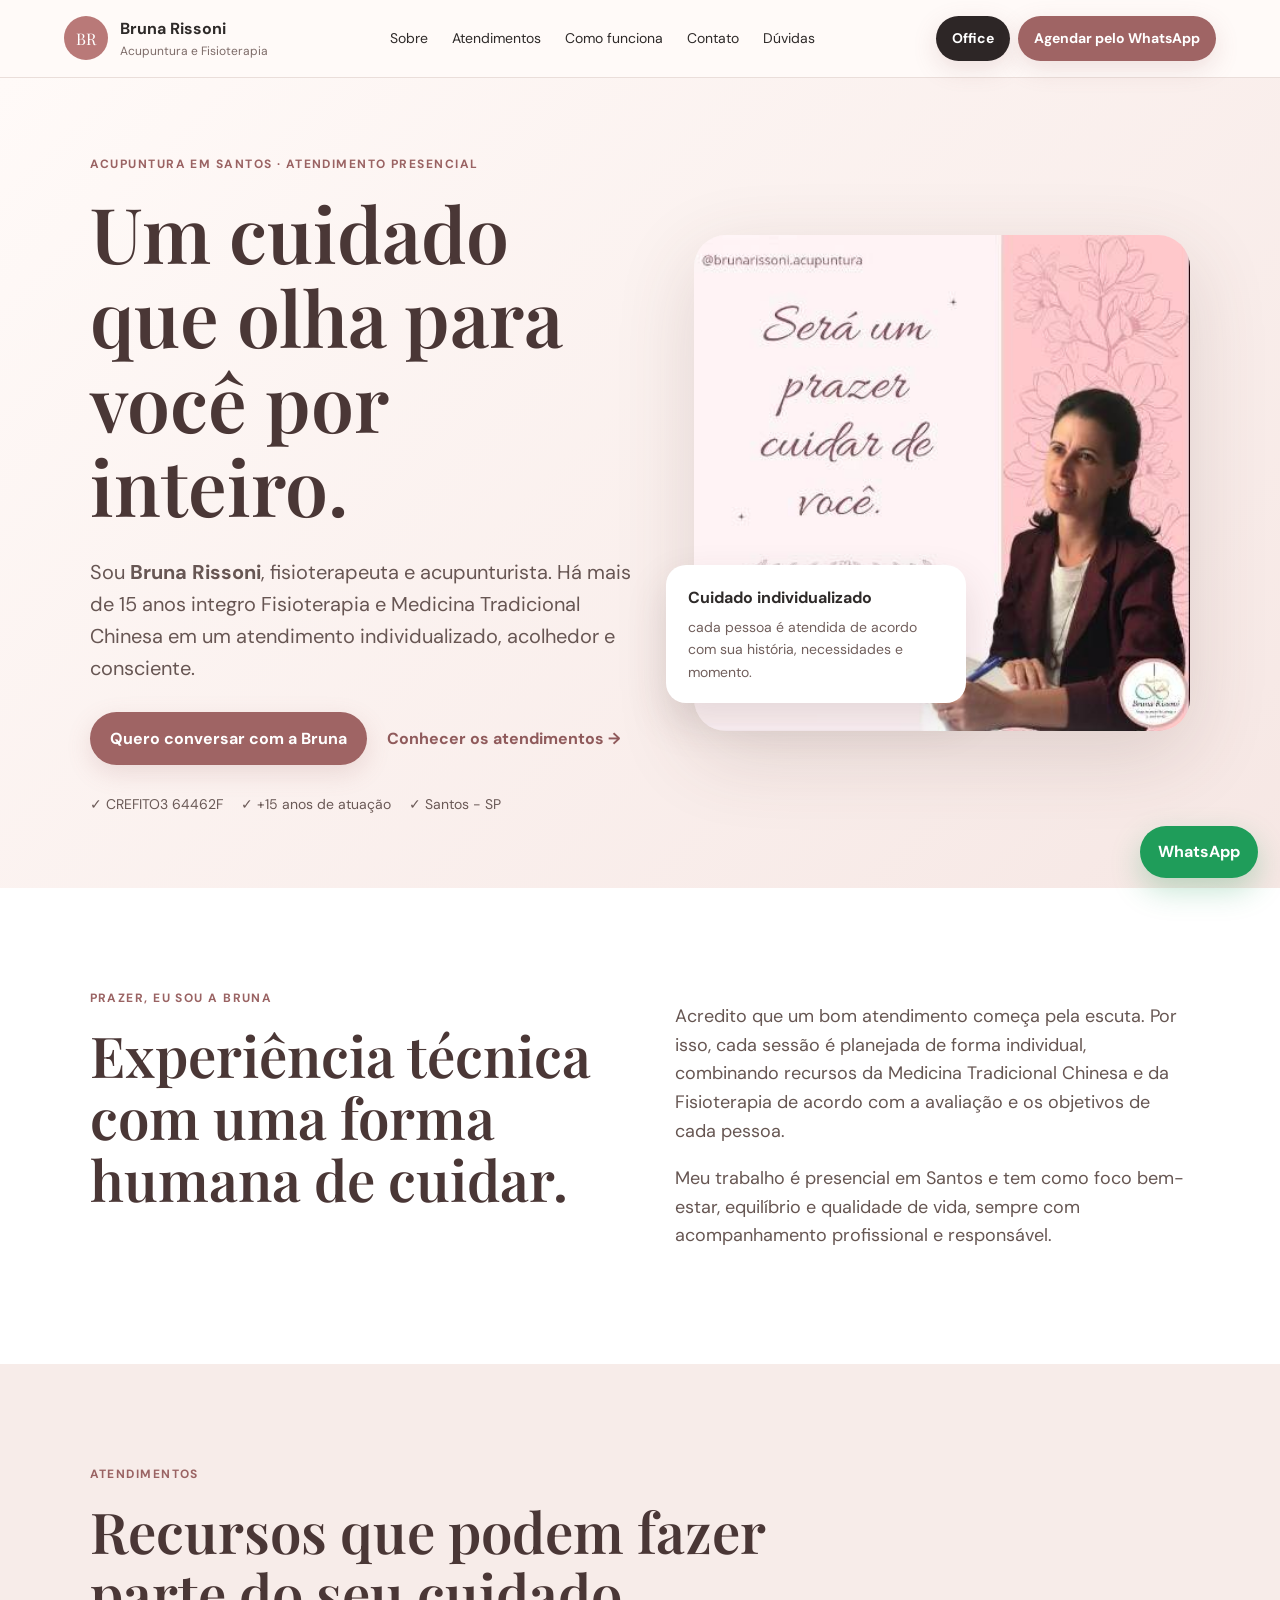
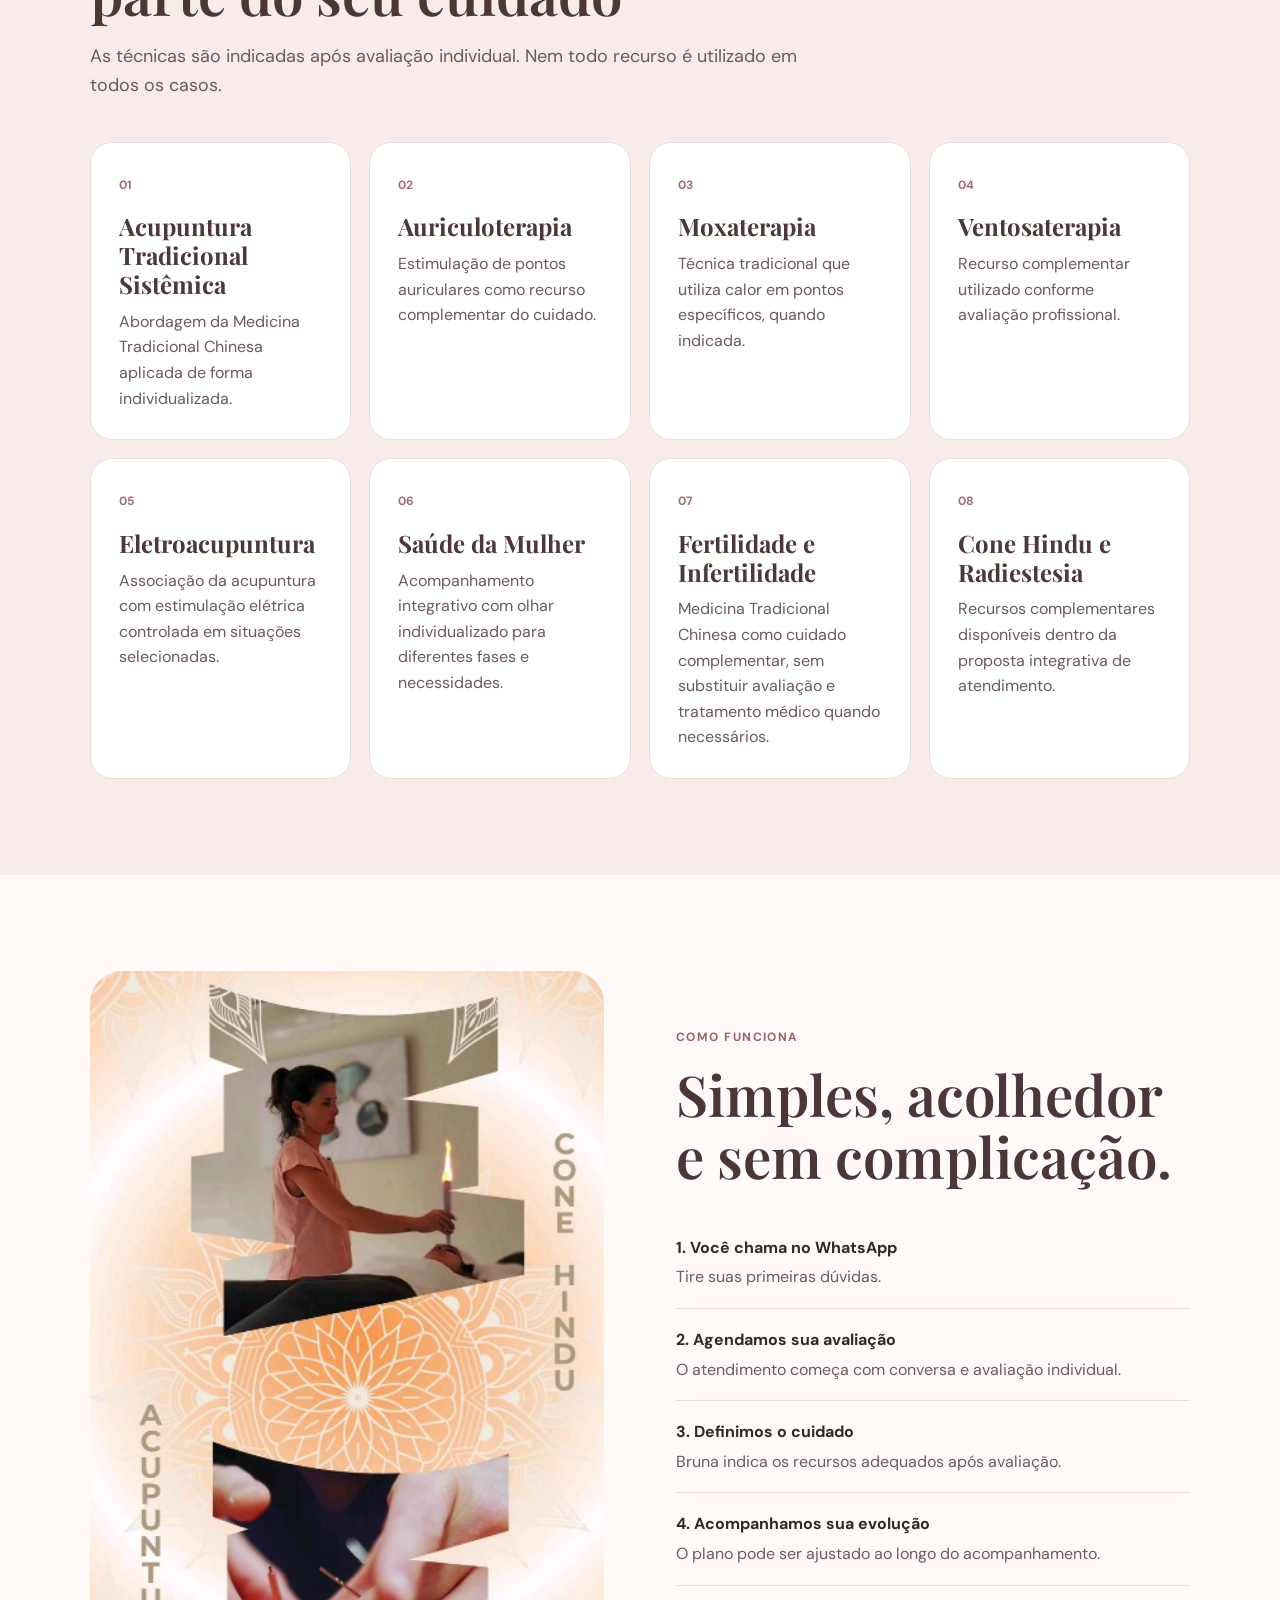
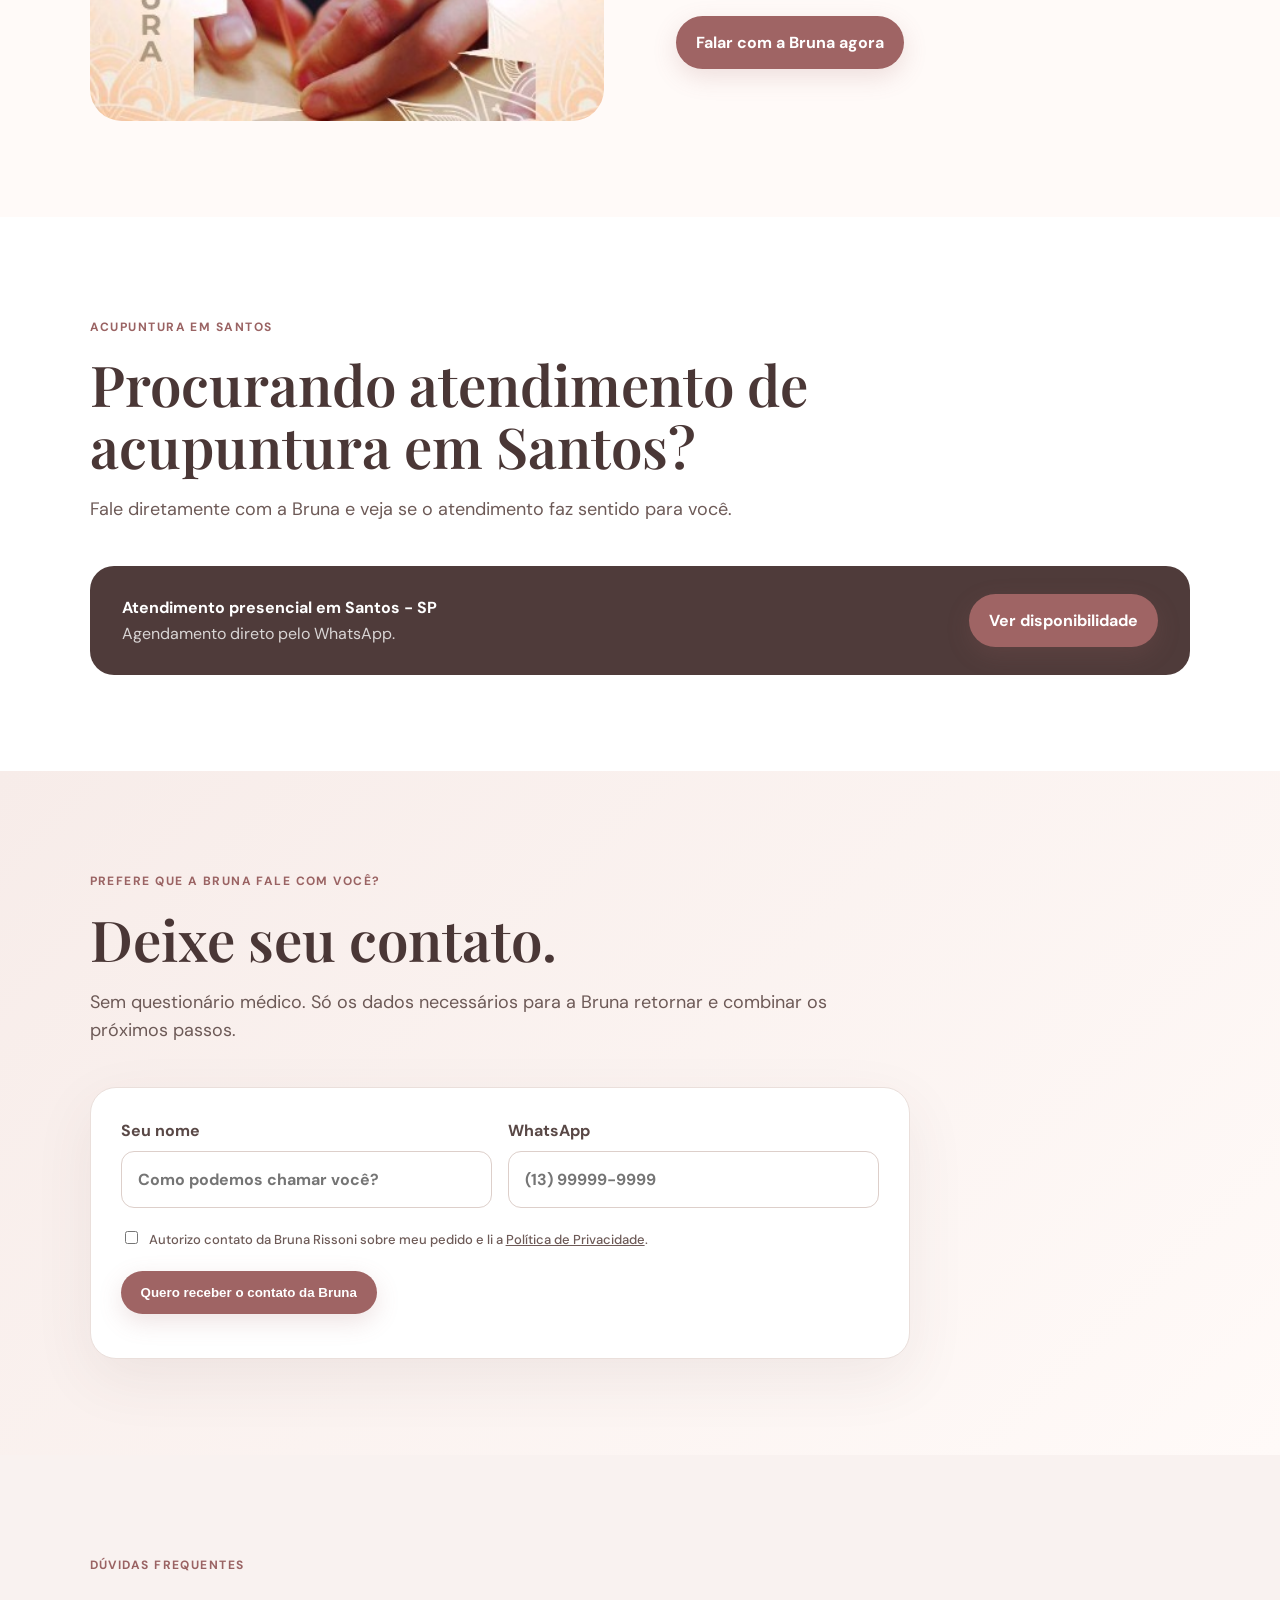
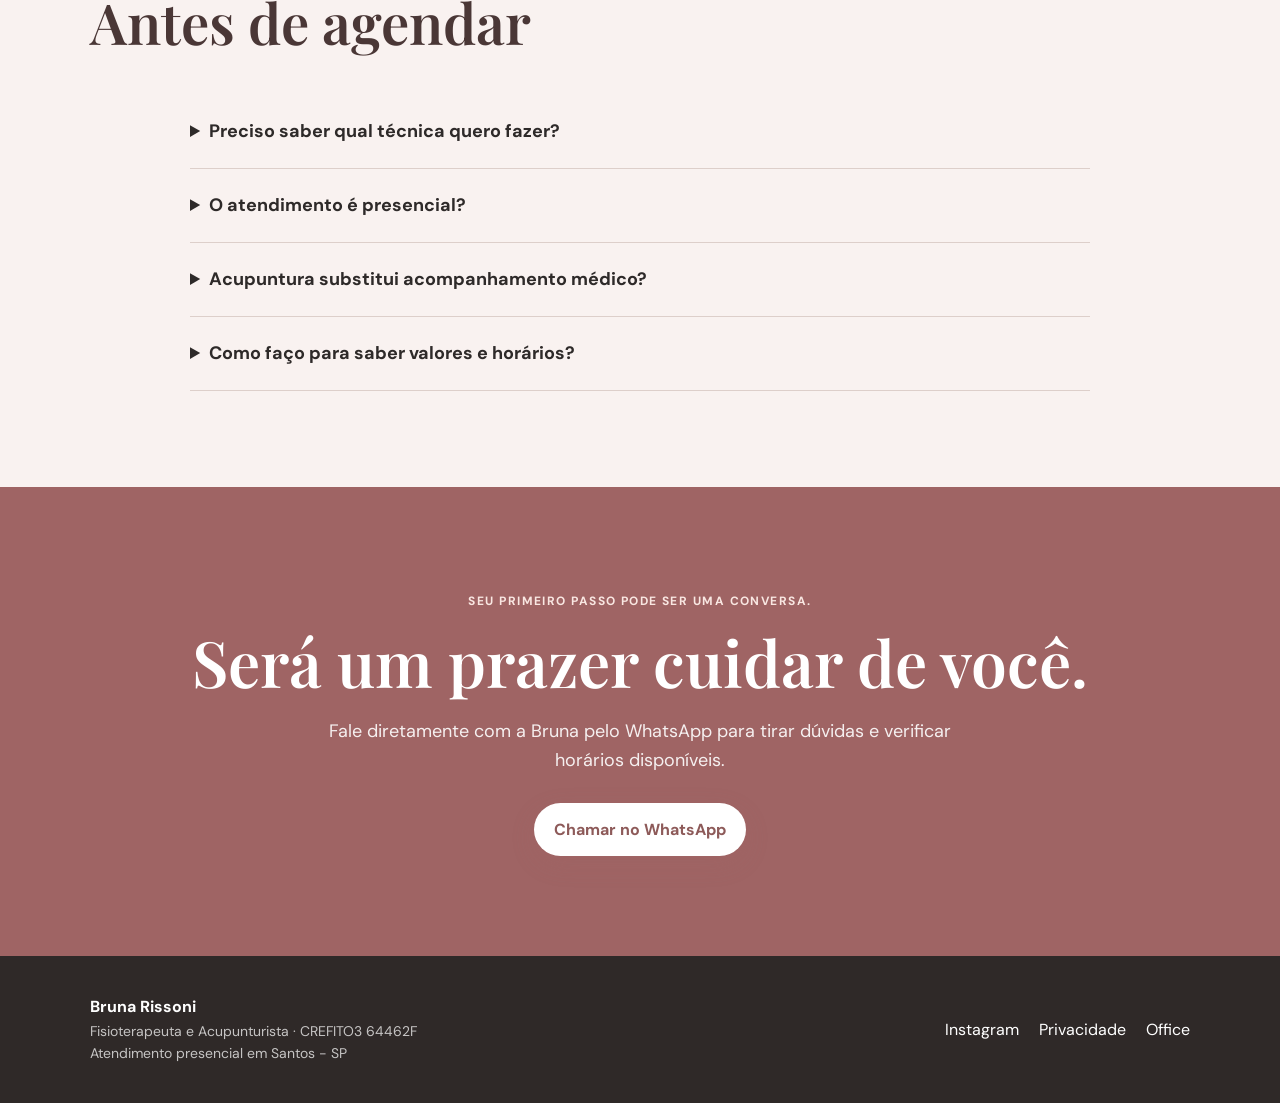
<file: index.html>
<!doctype html>
<html lang="pt-BR"><head><meta charset="utf-8"><meta name="viewport" content="width=device-width,initial-scale=1"><title>Bruna Rissoni | Acupuntura em Santos</title><meta name="description" content="Acupuntura em Santos com Bruna Rissoni, fisioterapeuta e acupunturista CREFITO3 64462F. Atendimento humanizado e integrativo há mais de 15 anos."><meta name="theme-color" content="#f7ece9"><link rel="canonical" href="https://brunarissoniacupuntura.netlify.app/"><meta property="og:url" content="https://brunarissoniacupuntura.netlify.app/"><meta property="og:title" content="Bruna Rissoni | Acupuntura em Santos"><meta property="og:description" content="Cuidado integrativo, individualizado e acolhedor em Santos-SP."><meta property="og:type" content="website"><link rel="preconnect" href="https://fonts.googleapis.com"><link rel="preconnect" href="https://fonts.gstatic.com" crossorigin><link href="https://fonts.googleapis.com/css2?family=DM+Sans:wght@400;500;600;700&family=Playfair+Display:wght@500;600&display=swap" rel="stylesheet"><link rel="stylesheet" href="/styles.css"><script type="application/ld+json">{"@context":"https://schema.org","@type":"ProfessionalService","name":"Bruna Rissoni - Acupuntura em Santos","description":"Atendimento presencial de acupuntura e Medicina Tradicional Chinesa em Santos, SP.","url":"https://brunarissoniacupuntura.netlify.app/","areaServed":{"@type":"City","name":"Santos"},"sameAs":["https://www.instagram.com/brunarissoni.acupuntura/"]}</script>
</head><body>
<header class="topbar"><a class="brand" href="#inicio"><span class="brand-mark">BR</span><span><strong>Bruna Rissoni</strong><small>Acupuntura e Fisioterapia</small></span></a><nav><a href="#sobre">Sobre</a><a href="#atendimentos">Atendimentos</a><a href="#como-funciona">Como funciona</a><a href="#contato">Contato</a><a href="#faq">Dúvidas</a></nav><div style="display:flex;gap:8px;align-items:center"><a class="btn btn-small" href="/office.html" style="background:#2d2626">Office</a><a class="btn btn-small" data-wa="header" href="https://wa.me/5513991493674?text=Oi%20Bruna!%20Vi%20seu%20site%20e%20gostaria%20de%20saber%20mais%20sobre%20o%20atendimento." target="_blank" rel="noopener">Agendar pelo WhatsApp</a></div></header>
<main><section class="hero" id="inicio"><div class="hero-copy"><span class="eyebrow">Acupuntura em Santos · atendimento presencial</span><h1>Um cuidado que olha para você por inteiro.</h1><p class="lead">Sou <strong>Bruna Rissoni</strong>, fisioterapeuta e acupunturista. Há mais de 15 anos integro Fisioterapia e Medicina Tradicional Chinesa em um atendimento individualizado, acolhedor e consciente.</p><div class="hero-actions"><a class="btn" data-wa="hero" href="https://wa.me/5513991493674?text=Oi%20Bruna!%20Vi%20seu%20site%20e%20quero%20agendar%20uma%20avalia%C3%A7%C3%A3o." target="_blank" rel="noopener">Quero conversar com a Bruna</a><a class="text-link" href="#atendimentos">Conhecer os atendimentos →</a></div><div class="trust-row"><span>✓ CREFITO3 64462F</span><span>✓ +15 anos de atuação</span><span>✓ Santos - SP</span></div></div><div class="hero-media"><img src="/assets/profile-web.jpg" alt="Bruna Rissoni, fisioterapeuta e acupunturista em Santos"><div class="media-card"><strong>Cuidado individualizado</strong><span>cada pessoa é atendida de acordo com sua história, necessidades e momento.</span></div></div></section>
<section class="section intro" id="sobre"><div><span class="eyebrow">Prazer, eu sou a Bruna</span><h2>Experiência técnica com uma forma humana de cuidar.</h2></div><div class="intro-copy"><p>Acredito que um bom atendimento começa pela escuta. Por isso, cada sessão é planejada de forma individual, combinando recursos da Medicina Tradicional Chinesa e da Fisioterapia de acordo com a avaliação e os objetivos de cada pessoa.</p><p>Meu trabalho é presencial em Santos e tem como foco bem-estar, equilíbrio e qualidade de vida, sempre com acompanhamento profissional e responsável.</p></div></section>
<section class="section services" id="atendimentos"><div class="section-head"><span class="eyebrow">Atendimentos</span><h2>Recursos que podem fazer parte do seu cuidado</h2><p>As técnicas são indicadas após avaliação individual. Nem todo recurso é utilizado em todos os casos.</p></div><div class="grid cards"><article><span>01</span><h3>Acupuntura Tradicional Sistêmica</h3><p>Abordagem da Medicina Tradicional Chinesa aplicada de forma individualizada.</p></article><article><span>02</span><h3>Auriculoterapia</h3><p>Estimulação de pontos auriculares como recurso complementar do cuidado.</p></article><article><span>03</span><h3>Moxaterapia</h3><p>Técnica tradicional que utiliza calor em pontos específicos, quando indicada.</p></article><article><span>04</span><h3>Ventosaterapia</h3><p>Recurso complementar utilizado conforme avaliação profissional.</p></article><article><span>05</span><h3>Eletroacupuntura</h3><p>Associação da acupuntura com estimulação elétrica controlada em situações selecionadas.</p></article><article><span>06</span><h3>Saúde da Mulher</h3><p>Acompanhamento integrativo com olhar individualizado para diferentes fases e necessidades.</p></article><article><span>07</span><h3>Fertilidade e Infertilidade</h3><p>Medicina Tradicional Chinesa como cuidado complementar, sem substituir avaliação e tratamento médico quando necessários.</p></article><article><span>08</span><h3>Cone Hindu e Radiestesia</h3><p>Recursos complementares disponíveis dentro da proposta integrativa de atendimento.</p></article></div></section>
<section class="section split" id="como-funciona"><div class="photo-panel"><img src="/assets/care-web.jpg" alt="Bruna Rissoni em atendimento"></div><div class="steps"><span class="eyebrow">Como funciona</span><h2>Simples, acolhedor e sem complicação.</h2><ol><li><strong>1. Você chama no WhatsApp</strong><span>Tire suas primeiras dúvidas.</span></li><li><strong>2. Agendamos sua avaliação</strong><span>O atendimento começa com conversa e avaliação individual.</span></li><li><strong>3. Definimos o cuidado</strong><span>Bruna indica os recursos adequados após avaliação.</span></li><li><strong>4. Acompanhamos sua evolução</strong><span>O plano pode ser ajustado ao longo do acompanhamento.</span></li></ol><a class="btn" data-wa="how" href="https://wa.me/5513991493674?text=Oi%20Bruna!%20Gostaria%20de%20entender%20como%20funciona%20a%20avalia%C3%A7%C3%A3o." target="_blank" rel="noopener">Falar com a Bruna agora</a></div></section>
<section class="section ad-intent"><div class="section-head"><span class="eyebrow">Acupuntura em Santos</span><h2>Procurando atendimento de acupuntura em Santos?</h2><p>Fale diretamente com a Bruna e veja se o atendimento faz sentido para você.</p></div><div class="intent-box"><div><strong>Atendimento presencial em Santos - SP</strong><span>Agendamento direto pelo WhatsApp.</span></div><a class="btn" data-wa="intent" href="https://wa.me/5513991493674?text=Oi%20Bruna!%20Encontrei%20voc%C3%AA%20pesquisando%20por%20acupuntura%20em%20Santos." target="_blank" rel="noopener">Ver disponibilidade</a></div></section>
<section class="section lead-capture" id="contato"><div class="section-head"><span class="eyebrow">Prefere que a Bruna fale com você?</span><h2>Deixe seu contato.</h2><p>Sem questionário médico. Só os dados necessários para a Bruna retornar e combinar os próximos passos.</p></div><form name="lead-bruna" method="POST" data-netlify="true" netlify-honeypot="bot-field" id="leadForm" class="lead-form"><input type="hidden" name="form-name" value="lead-bruna"><p class="hidden"><label>Não preencha: <input name="bot-field"></label></p><div class="form-grid"><label>Seu nome<input name="nome" autocomplete="name" required placeholder="Como podemos chamar você?"></label><label>WhatsApp<input name="whatsapp" autocomplete="tel" inputmode="tel" required placeholder="(13) 99999-9999"></label></div><label class="consent"><input type="checkbox" name="consentimento_contato" value="sim" required> Autorizo contato da Bruna Rissoni sobre meu pedido e li a <a href="/privacidade.html" target="_blank">Política de Privacidade</a>.</label><input type="hidden" name="utm_source"><input type="hidden" name="utm_medium"><input type="hidden" name="utm_campaign"><input type="hidden" name="utm_term"><input type="hidden" name="utm_content"><input type="hidden" name="lead_id" value="">
            <input type="hidden" name="gclid"><button class="btn" type="submit">Quero receber o contato da Bruna</button><div id="formStatus" class="form-status" role="status" aria-live="polite"></div></form></section>
<section class="section faq" id="faq"><div class="section-head"><span class="eyebrow">Dúvidas frequentes</span><h2>Antes de agendar</h2></div><details><summary>Preciso saber qual técnica quero fazer?</summary><p>Não. A indicação dos recursos é feita depois da avaliação.</p></details><details><summary>O atendimento é presencial?</summary><p>Sim. Os atendimentos informados nesta página são presenciais em Santos - SP.</p></details><details><summary>Acupuntura substitui acompanhamento médico?</summary><p>Não. O atendimento integrativo não substitui avaliação, diagnóstico ou tratamento médico quando indicados.</p></details><details><summary>Como faço para saber valores e horários?</summary><p>Entre em contato pelo WhatsApp. A Bruna orienta sobre disponibilidade, formato e valores atuais.</p></details></section>
<section class="cta-final"><span class="eyebrow">Seu primeiro passo pode ser uma conversa.</span><h2>Será um prazer cuidar de você.</h2><p>Fale diretamente com a Bruna pelo WhatsApp para tirar dúvidas e verificar horários disponíveis.</p><a class="btn light" data-wa="final" href="https://wa.me/5513991493674?text=Oi%20Bruna!%20Quero%20conversar%20sobre%20um%20atendimento." target="_blank" rel="noopener">Chamar no WhatsApp</a></section></main>
<footer><div><strong>Bruna Rissoni</strong><span>Fisioterapeuta e Acupunturista · CREFITO3 64462F</span><span>Atendimento presencial em Santos - SP</span></div><div class="footer-links"><a href="https://www.instagram.com/brunarissoni.acupuntura/" target="_blank" rel="noopener">Instagram</a><a href="/privacidade.html">Privacidade</a><a href="/office.html">Office</a></div></footer><a class="floating-wa" data-wa="floating" href="https://wa.me/5513991493674?text=Oi%20Bruna!%20Vi%20seu%20site%20e%20gostaria%20de%20saber%20mais." target="_blank" rel="noopener">WhatsApp</a><script src="/app.js"></script></body></html>
</file>
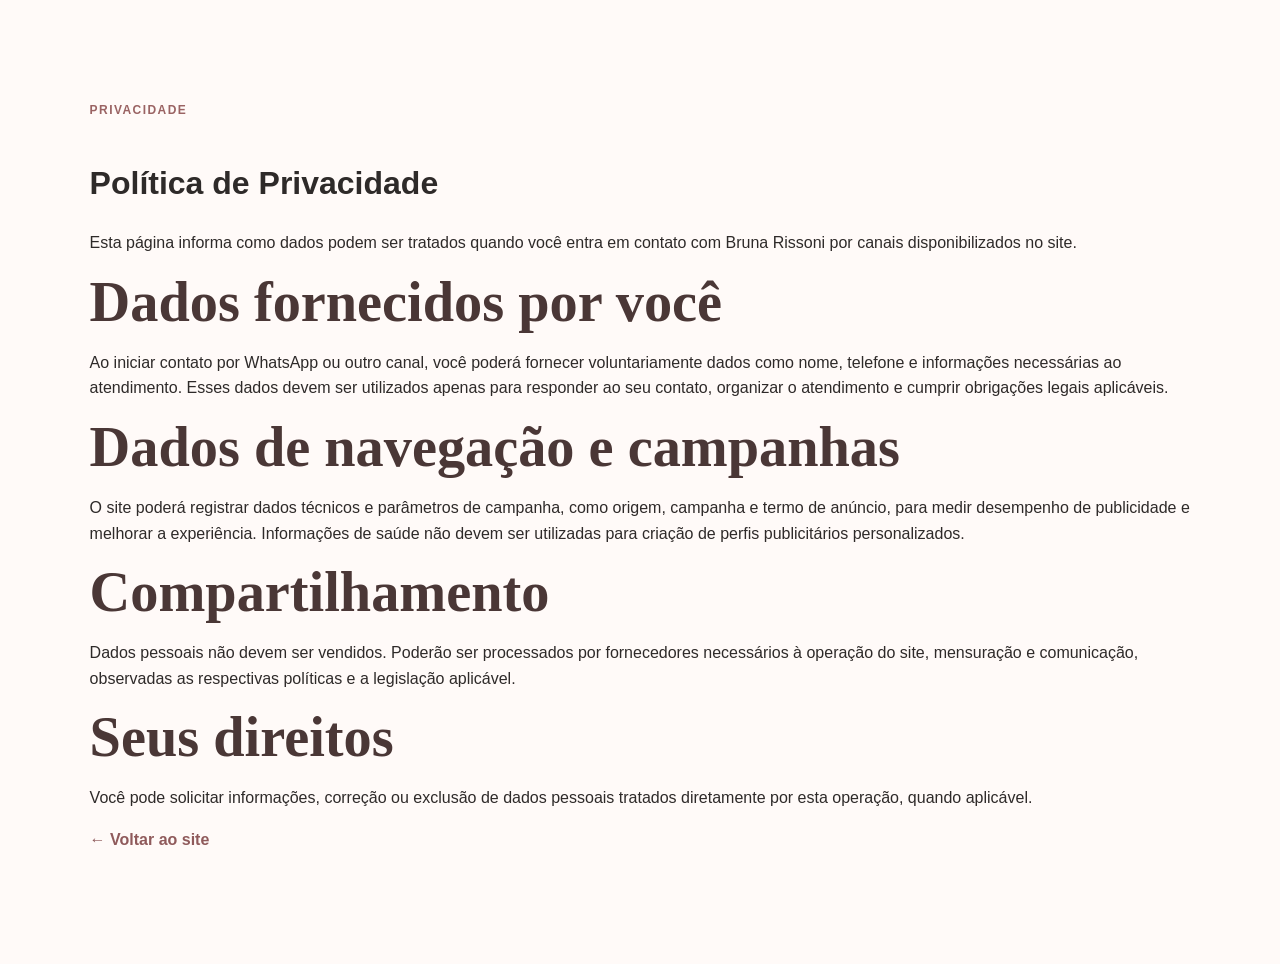
<file: privacidade.html>
<!doctype html><html lang="pt-BR"><head><meta charset="utf-8"><meta name="viewport" content="width=device-width,initial-scale=1"><title>Política de Privacidade | Bruna Rissoni</title><link rel="stylesheet" href="/styles.css"></head><body><main class="section"><span class="eyebrow">Privacidade</span><h1>Política de Privacidade</h1><p>Esta página informa como dados podem ser tratados quando você entra em contato com Bruna Rissoni por canais disponibilizados no site.</p><h2>Dados fornecidos por você</h2><p>Ao iniciar contato por WhatsApp ou outro canal, você poderá fornecer voluntariamente dados como nome, telefone e informações necessárias ao atendimento. Esses dados devem ser utilizados apenas para responder ao seu contato, organizar o atendimento e cumprir obrigações legais aplicáveis.</p><h2>Dados de navegação e campanhas</h2><p>O site poderá registrar dados técnicos e parâmetros de campanha, como origem, campanha e termo de anúncio, para medir desempenho de publicidade e melhorar a experiência. Informações de saúde não devem ser utilizadas para criação de perfis publicitários personalizados.</p><h2>Compartilhamento</h2><p>Dados pessoais não devem ser vendidos. Poderão ser processados por fornecedores necessários à operação do site, mensuração e comunicação, observadas as respectivas políticas e a legislação aplicável.</p><h2>Seus direitos</h2><p>Você pode solicitar informações, correção ou exclusão de dados pessoais tratados diretamente por esta operação, quando aplicável.</p><p><a class="text-link" href="/">← Voltar ao site</a></p></main></body></html>
</file>
<file: styles.css>
*{box-sizing:border-box}html{scroll-behavior:smooth}body{margin:0;font-family:'DM Sans',sans-serif;background:#fffaf8;color:#2e2a29;line-height:1.6}a{text-decoration:none;color:inherit}img{max-width:100%;display:block}.topbar{position:sticky;top:0;z-index:20;display:flex;align-items:center;justify-content:space-between;gap:24px;padding:16px 5vw;background:rgba(255,250,248,.95);backdrop-filter:blur(14px);border-bottom:1px solid #eadeda}.brand{display:flex;align-items:center;gap:12px}.brand-mark{width:44px;height:44px;border-radius:50%;display:grid;place-items:center;background:#b97978;color:#fff;font-family:'Playfair Display',serif}.brand span:last-child{display:flex;flex-direction:column}.brand small{font-size:12px;color:#7d6b68}.topbar nav{display:flex;gap:24px;font-size:14px}.btn{display:inline-flex;align-items:center;justify-content:center;padding:14px 20px;border:0;border-radius:999px;background:#9f6464;color:#fff;font-weight:700;box-shadow:0 8px 24px rgba(159,100,100,.18);cursor:pointer}.btn:disabled{opacity:.65;cursor:wait}.btn-small{padding:11px 16px;font-size:14px}.hero{min-height:78vh;display:grid;grid-template-columns:1.05fr .95fr;align-items:center;gap:56px;padding:72px 7vw;background:linear-gradient(135deg,#fffaf8 0%,#f6e7e4 100%)}.eyebrow{display:inline-block;text-transform:uppercase;letter-spacing:.12em;font-size:12px;font-weight:700;color:#9a6363;margin-bottom:16px}.hero h1,.section h2,.cta-final h2{font-family:'Playfair Display',serif;font-weight:600;line-height:1.1;margin:0;color:#4a3736}.hero h1{font-size:clamp(46px,6vw,78px);max-width:760px}.lead{font-size:20px;max-width:700px;color:#675653;margin:28px 0}.hero-actions{display:flex;gap:20px;align-items:center;flex-wrap:wrap}.text-link{font-weight:700;color:#8f5a5b}.trust-row{display:flex;gap:18px;flex-wrap:wrap;margin-top:28px;color:#6a5956;font-size:14px}.hero-media{position:relative}.hero-media img{width:100%;max-height:640px;object-fit:cover;border-radius:32px;box-shadow:0 24px 80px rgba(91,62,59,.16)}.media-card{position:absolute;left:-28px;bottom:28px;background:#fff;padding:20px 22px;border-radius:20px;box-shadow:0 18px 40px rgba(76,53,51,.15);max-width:300px}.media-card strong,.media-card span{display:block}.media-card span{font-size:14px;color:#715f5c;margin-top:5px}.section{padding:96px 7vw}.intro{display:grid;grid-template-columns:1fr 1fr;gap:70px;background:#fff}.section h2{font-size:clamp(36px,4.4vw,58px)}.intro-copy{font-size:18px;color:#665652}.services{background:#f7ece9}.section-head{max-width:760px;margin-bottom:42px}.section-head p{color:#6d5a57;font-size:18px}.grid.cards{display:grid;grid-template-columns:repeat(4,1fr);gap:18px}.cards article{background:#fff;padding:28px;border-radius:22px;min-height:210px;border:1px solid #eadfdb}.cards article>span{font-size:12px;font-weight:700;color:#a06d6c}.cards h3{font-family:'Playfair Display',serif;font-size:24px;line-height:1.2;margin:16px 0 10px;color:#4b3837}.cards p{color:#6b5b58;margin:0}.split{display:grid;grid-template-columns:1fr 1fr;gap:72px;align-items:center}.photo-panel img{border-radius:32px;min-height:620px;width:100%;object-fit:cover}.steps ol{padding:0;margin:30px 0;list-style:none}.steps li{padding:18px 0;border-bottom:1px solid #eadeda}.steps li strong,.steps li span{display:block}.steps li span{color:#6c5c59;margin-top:4px}.ad-intent{background:#fff}.intent-box{padding:28px 32px;border-radius:24px;background:#4f3b3a;color:#fff;display:flex;align-items:center;justify-content:space-between;gap:24px}.intent-box strong,.intent-box span{display:block}.intent-box span{opacity:.78}.lead-capture{background:linear-gradient(135deg,#f7ece9,#fffaf8)}.lead-form{max-width:820px;background:#fff;padding:30px;border:1px solid #eadfdb;border-radius:26px;box-shadow:0 20px 60px rgba(91,62,59,.08)}.form-grid{display:grid;grid-template-columns:1fr 1fr;gap:16px}.lead-form label{display:block;font-weight:700;color:#594846}.lead-form input:not([type=checkbox]){width:100%;margin-top:7px;padding:15px 16px;border:1px solid #ddcfca;border-radius:13px;font:inherit;background:#fff}.lead-form input:focus{outline:2px solid #d7aaa9;outline-offset:1px}.consent{font-size:13px;font-weight:500!important;margin:20px 0;color:#6d5a57!important}.consent input{margin-right:8px}.consent a{text-decoration:underline}.hidden{position:absolute;left:-9999px}.form-status{margin-top:14px;color:#6d5a57;font-weight:600}.faq{background:#f9f2f0}.faq details{max-width:900px;margin:0 auto;border-bottom:1px solid #ddcfca;padding:22px 0}.faq summary{cursor:pointer;font-weight:700;font-size:18px}.faq details p{color:#6b5956}.cta-final{text-align:center;padding:100px 7vw;background:#9f6464;color:#fff}.cta-final h2{color:#fff;font-size:clamp(40px,5vw,64px)}.cta-final p{max-width:650px;margin:20px auto 28px;font-size:18px;opacity:.9}.light{background:#fff;color:#8d5a59}.cta-final .eyebrow{color:#f9e7e2}footer{display:flex;justify-content:space-between;gap:30px;padding:38px 7vw;background:#2f2928;color:#fff}footer>div:first-child{display:flex;flex-direction:column}footer span{opacity:.72;font-size:14px}.footer-links{display:flex;gap:20px;align-items:center}.floating-wa{position:fixed;right:22px;bottom:22px;z-index:30;background:#1f9d5a;color:white;padding:13px 18px;border-radius:999px;font-weight:700;box-shadow:0 12px 30px rgba(31,157,90,.28)}@media(max-width:980px){.topbar nav{display:none}.hero,.intro,.split{grid-template-columns:1fr}.hero{padding-top:50px}.grid.cards{grid-template-columns:repeat(2,1fr)}.hero-media{max-width:680px}.media-card{left:18px}.photo-panel img{min-height:450px}}@media(max-width:640px){.topbar{padding:12px 18px}.topbar .btn-small{display:none}.brand strong{font-size:14px}.hero,.section{padding:64px 20px}.hero{gap:32px}.hero h1{font-size:46px}.lead{font-size:18px}.hero-actions .btn{width:100%}.trust-row{gap:10px}.media-card{position:relative;left:auto;bottom:auto;margin-top:-18px}.grid.cards,.form-grid{grid-template-columns:1fr}.intent-box{align-items:flex-start;flex-direction:column}.intent-box .btn,.lead-form .btn{width:100%}.photo-panel img{min-height:360px}.lead-form{padding:22px}.cta-final{padding:76px 20px}footer{flex-direction:column;padding:34px 20px}.footer-links{flex-wrap:wrap}.floating-wa{right:14px;bottom:14px}}
</file>
